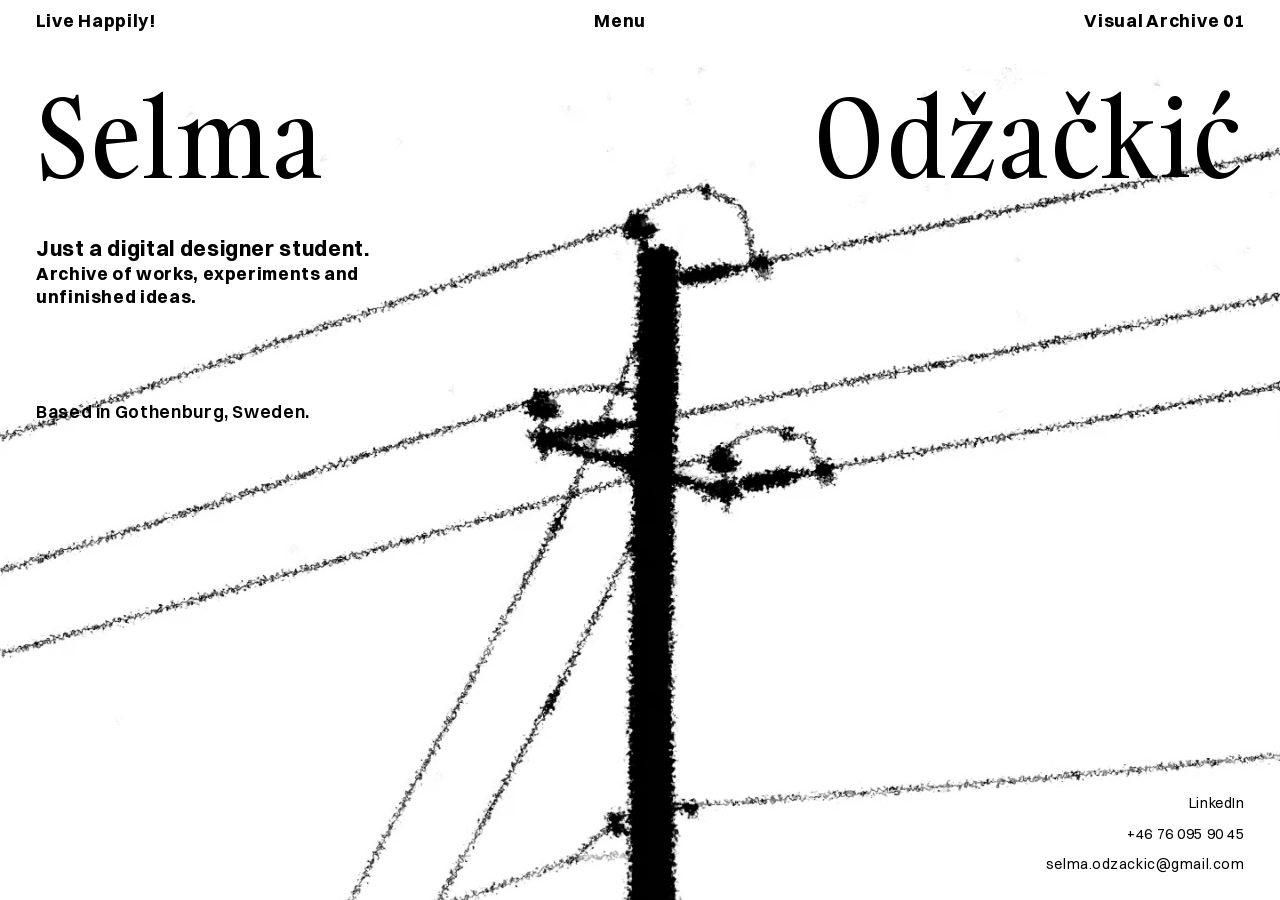
<file: index.html>
<!DOCTYPE html>
<html lang="en">
<head>
  <meta charset="UTF-8">
  <meta name="viewport" content="width=device-width, initial-scale=1">
  <title>Selma Odžačkić</title>
  <link rel="preload" href="fonts/Switzer-Bold.woff2" as="font" type="font/woff2" crossorigin>
  <link rel="preload" href="fonts/Gambarino-Regular.woff2" as="font" type="font/woff2" crossorigin>
  <link rel="stylesheet" href="css/style.css">
</head>
<body class="page-home">
  <a class="skip-link" href="#main">Skip to content</a>

  <!-- Menyrad (Figma: Menu bar). "Menu" öppnar navigationen som popover. -->
  <header class="site-header">
    <a class="site-header__item" href="index.html">Live Happily!</a>
    <button class="site-header__item" type="button" popovertarget="nav">Menu</button>
    <a class="site-header__item" href="works.html">Visual Archive 01</a>
  </header>

  <!-- Navigation (Figma: Navigation bar). Pricken markerar aktuell sida. -->
  <nav class="nav" id="nav" popover aria-label="Main">
    <ul class="nav__list">
      <li><a class="nav__link" href="index.html" aria-current="page">Home</a></li>
      <li><a class="nav__link" href="works.html">Visual Archive</a></li>
      <li><a class="nav__link" href="about.html">About</a></li>
      <li><a class="nav__link" href="contact.html">Contact</a></li>
    </ul>
  </nav>

  <main id="main" class="home">
    <img class="home__image" src="img/landing.jpg" alt="" width="1440" height="964">

    <div class="home__intro">
      <h1 class="home__name"><span>Selma</span> <span>Odžačkić</span></h1>
      <div class="home__about">
        <p class="home__lead">Just a digital designer student.</p>
        <p class="home__sub">Archive of works, experiments and unfinished ideas.</p>
        <p class="home__based">Based in Gothenburg, Sweden.</p>
      </div>
    </div>

    <address class="home__contact">
      <a href="https://www.linkedin.com/in/selma-odzackic-56b247269/" target="_blank" rel="noopener">LinkedIn</a>
      <a href="tel:+46760959045">+46 76 095 90 45</a>
      <a href="mailto:selma.odzackic@gmail.com">selma.odzackic@gmail.com</a>
    </address>
  </main>
</body>
</html>
</file>
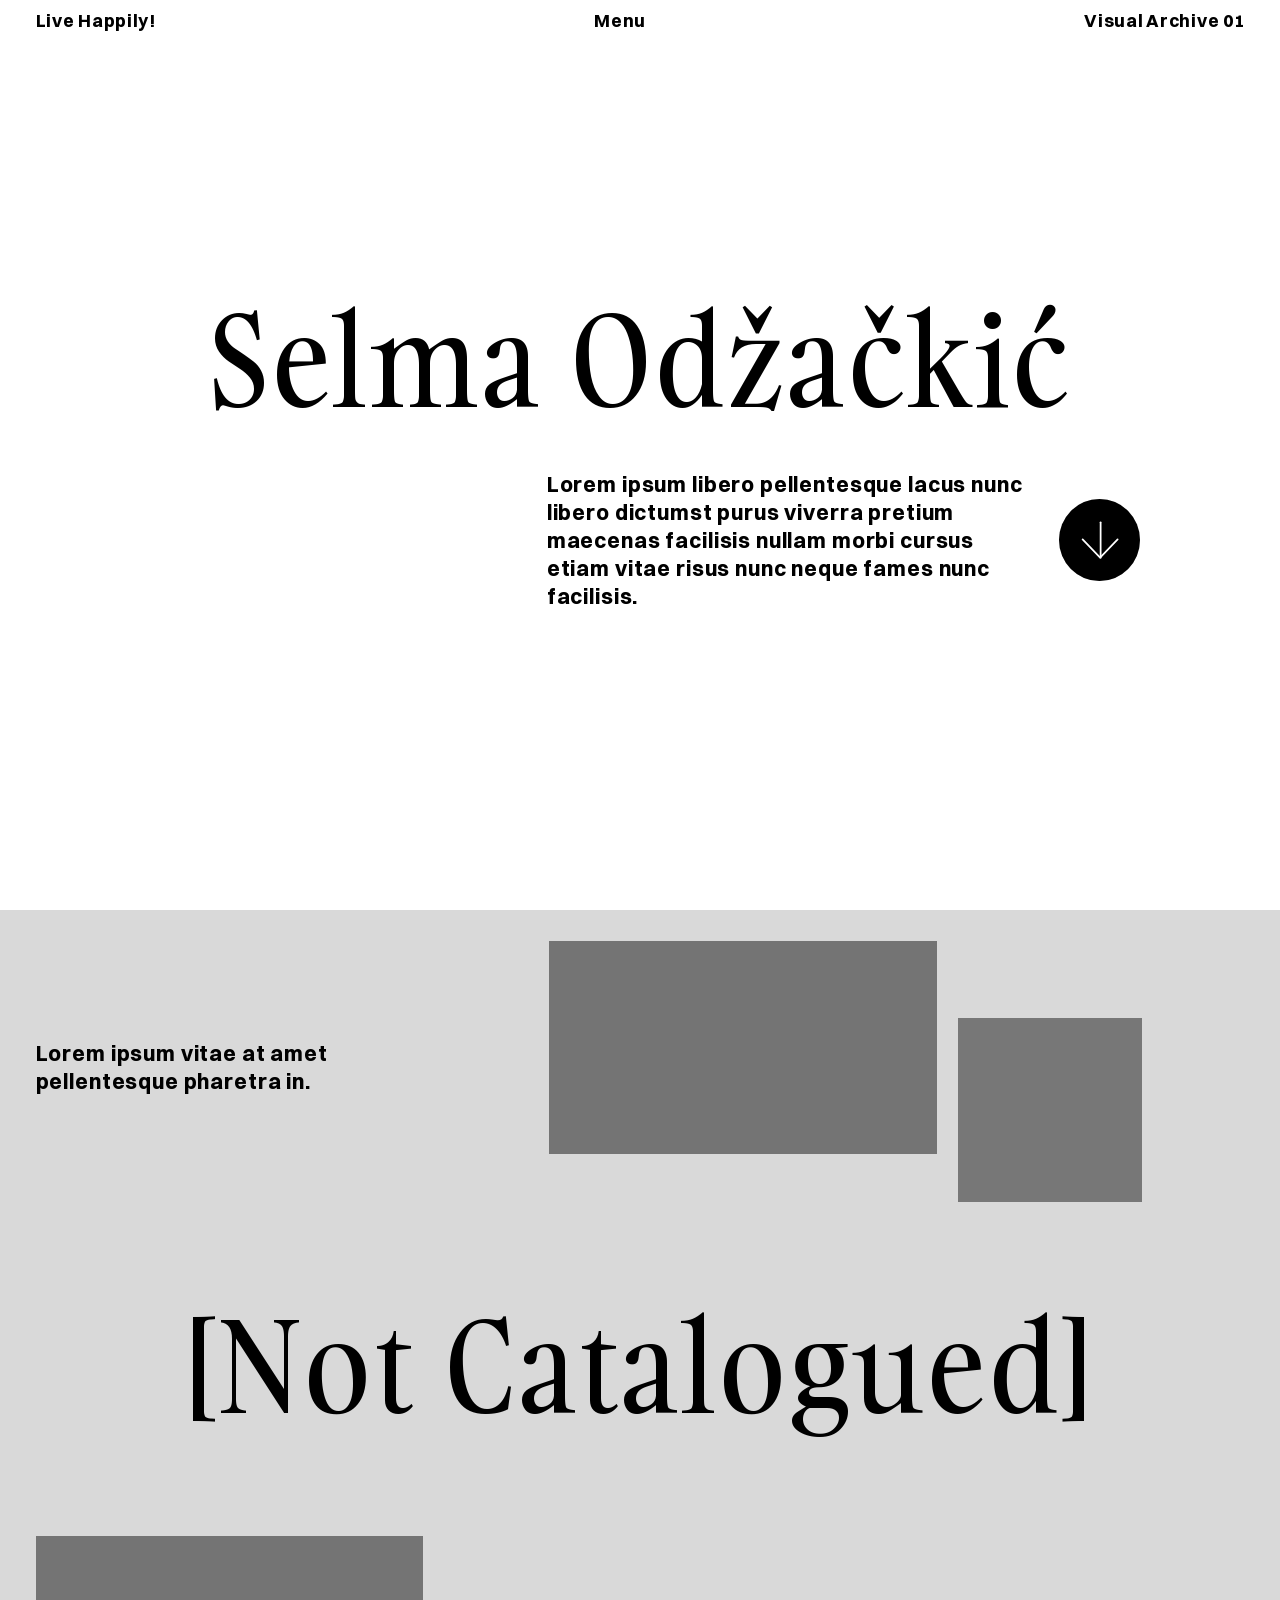
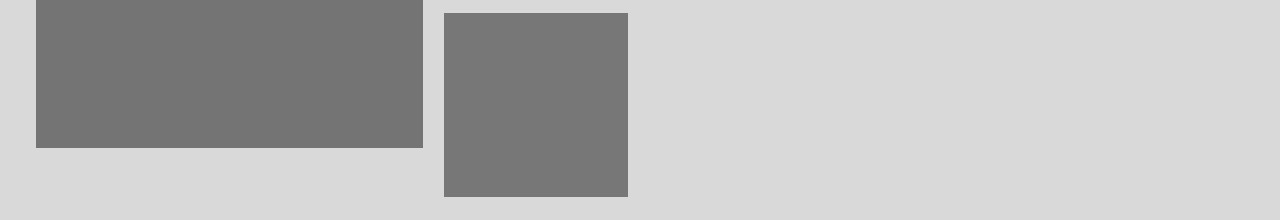
<file: about.html>
<!DOCTYPE html>
<html lang="en">
<head>
  <meta charset="UTF-8">
  <meta name="viewport" content="width=device-width, initial-scale=1">
  <title>About – Selma Odžačkić</title>
  <link rel="preload" href="fonts/Switzer-Bold.woff2" as="font" type="font/woff2" crossorigin>
  <link rel="preload" href="fonts/Gambarino-Regular.woff2" as="font" type="font/woff2" crossorigin>
  <link rel="stylesheet" href="css/style.css">
</head>
<body class="page-about">
  <a class="skip-link" href="#main">Skip to content</a>

  <!-- Menyrad (Figma: Menu bar). "Menu" öppnar navigationen som popover. -->
  <header class="site-header">
    <a class="site-header__item" href="index.html">Live Happily!</a>
    <button class="site-header__item" type="button" popovertarget="nav">Menu</button>
    <a class="site-header__item" href="works.html">Visual Archive 01</a>
  </header>

  <!-- Navigation (Figma: Navigation bar). Pricken markerar aktuell sida. -->
  <nav class="nav" id="nav" popover aria-label="Main">
    <ul class="nav__list">
      <li><a class="nav__link" href="index.html">Home</a></li>
      <li><a class="nav__link" href="works.html">Visual Archive</a></li>
      <li><a class="nav__link" href="about.html" aria-current="page">About</a></li>
      <li><a class="nav__link" href="contact.html">Contact</a></li>
    </ul>
  </nav>

  <main id="main" class="about">
    <section class="about__intro">
      <h1 class="display about__name">Selma Odžačkić</h1>
      <div class="about__lead">
        <p>Lorem ipsum libero pellentesque lacus nunc libero dictumst purus viverra pretium maecenas facilisis nullam morbi cursus etiam vitae risus nunc neque fames nunc facilisis.</p>
        <a class="about__down" href="#more">
          <img src="img/arrow-down.svg" alt="Scroll down" width="92" height="92">
        </a>
      </div>
    </section>

    <section class="about__more" id="more" aria-labelledby="not-catalogued">
      <div class="about__row">
        <p class="about__text">Lorem ipsum vitae at amet pellentesque pharetra in.</p>
        <div class="about__pair">
        <div class="placeholder about__image-lg"></div>
        <div class="placeholder about__image-sm"></div>
      </div>
      </div>
      <h2 class="display about__subtitle" id="not-catalogued">[Not Catalogued]</h2>
      <div class="about__row about__row--end">
        <div class="about__pair">
        <div class="placeholder about__image-lg"></div>
        <div class="placeholder about__image-sm"></div>
      </div>
      </div>
    </section>
  </main>
</body>
</html>
</file>
<file: css/style.css>
/* ==========================================================================
   Portfolio – gemensamma stilar
   Byggd från Figma-sidan "ready design" (desktop 1440 px).
   Alla mått anges i Figma-pixlar gånger --u, där --u är 1/1440 av
   fönsterbredden. Vid 1440 blir måtten exakt som i Figma, och i andra
   bredder skalar hela layouten proportionerligt (t.ex. 1,33 × vid 1920).
   Mobil (375) väntar på ny design i Figma.
   ========================================================================== */

/* --- Typsnitt (Fontshare, ITF Free Font License) ---------------------------- */
@font-face {
  font-family: "Switzer";
  src: url("../fonts/Switzer-Regular.woff2") format("woff2");
  font-weight: 400;
  font-style: normal;
  font-display: swap;
}
@font-face {
  font-family: "Switzer";
  src: url("../fonts/Switzer-Semibold.woff2") format("woff2");
  font-weight: 600;
  font-style: normal;
  font-display: swap;
}
@font-face {
  font-family: "Switzer";
  src: url("../fonts/Switzer-Bold.woff2") format("woff2");
  font-weight: 700;
  font-style: normal;
  font-display: swap;
}
@font-face {
  font-family: "Gambarino";
  src: url("../fonts/Gambarino-Regular.woff2") format("woff2");
  font-weight: 400;
  font-style: normal;
  font-display: swap;
}

/* --- Designvariabler -------------------------------------------------------- */
:root {
  --u: calc(100vw / 1440);              /* 1 Figma-pixel */

  /* Färger */
  --color-bg: #ffffff;                  /* background/primary */
  --color-text: #000000;
  --color-pressed: #626262;             /* Home, Property 1=pressed */
  --color-band: #d9d9d9;                /* About: grå sektion */
  --color-placeholder: #d9d9d9;
  --color-placeholder-dark: #747474;
  --color-placeholder-darker: #777777;
  --color-overlay: rgba(0, 0, 0, 0.62); /* Menu pressed */

  /* Typsnitt */
  --font-sans: "Switzer", "Helvetica Neue", Helvetica, Arial, sans-serif;
  --font-serif: "Gambarino", Georgia, "Times New Roman", serif;

  /* Textstilar från Figma: storlek och spärrning (4 % sans, 3 % serif) */
  --text-menu: calc(20 * var(--u));     /* Menu / text/menu */
  --text-body: calc(24 * var(--u));     /* text/body */
  --text-contact: calc(16 * var(--u));  /* text/contact */
  --text-heading: calc(120 * var(--u)); /* text/heading (startsidan) */
  --text-display: calc(140 * var(--u)); /* sidrubriker */
  --text-nav: calc(100 * var(--u));     /* text/navigation bar */
  --tracking-sans: 0.04em;
  --tracking-serif: 0.03em;

  --margin: calc(40 * var(--u));
}

/* --- Reset ------------------------------------------------------------------ */
*,
*::before,
*::after {
  box-sizing: border-box;
}

html {
  -webkit-text-size-adjust: 100%;
  text-size-adjust: 100%;
}

body,
h1,
h2,
p,
ul,
ol,
dl,
dd,
figure {
  margin: 0;
  padding: 0;
}

ul,
ol {
  list-style: none;
}

img {
  display: block;
  max-width: 100%;
}

a {
  color: inherit;
  text-decoration: none;
}

address {
  font-style: normal;
}

button {
  margin: 0;
  padding: 0;
  border: 0;
  background: none;
  color: inherit;
  font: inherit;
  letter-spacing: inherit;
  cursor: pointer;
}

/* --- Bas -------------------------------------------------------------------- */
body {
  position: relative;
  min-height: 100vh;
  background-color: var(--color-bg);
  color: var(--color-text);
  font-family: var(--font-sans);
  font-weight: 700;
  line-height: normal;                  /* Figma: "normal" i textlagren */
  -webkit-font-smoothing: antialiased;
  -moz-osx-font-smoothing: grayscale;
}

:focus-visible {
  outline: 2px solid var(--color-text);
  outline-offset: 4px;
}

.visually-hidden {
  position: absolute;
  width: 1px;
  height: 1px;
  overflow: hidden;
  clip-path: inset(50%);
  white-space: nowrap;
}

.skip-link {
  position: absolute;
  top: 0;
  left: var(--margin);
  z-index: 100;
  padding: 8px 12px;
  background: var(--color-text);
  color: var(--color-bg);
  transform: translateY(-120%);
}

.skip-link:focus {
  transform: translateY(0);
}

.placeholder {
  display: block;
  background-color: var(--color-placeholder);
}

/* Stor serifrubrik (Visual Archive, Selma Odžačkić, [Not Catalogued] …) */
.display {
  font-family: var(--font-serif);
  font-size: var(--text-display);
  font-weight: 400;
  letter-spacing: var(--tracking-serif);
  text-align: center;
  white-space: nowrap;
}

/* --- Menyrad (Figma: Menu bar) ---------------------------------------------- */
.site-header {
  position: relative;
  z-index: 2;
  display: flex;
  justify-content: space-between;
  align-items: flex-start;
  padding: calc(10 * var(--u)) var(--margin);
  font-size: var(--text-menu);
  font-weight: 700;
  letter-spacing: var(--tracking-sans);
  white-space: nowrap;
}

.site-header__item {
  line-height: normal;
  text-underline-offset: 0.2em;
  text-decoration-thickness: 1px;
}

.site-header__item:hover {
  text-decoration-line: underline;
}

/* --- Navigation (Figma: Menu pressed / Navigation bar) -----------------------
   Popover i nedre högra hörnet. Bakgrunden tonas med 62 % svart.
   Esc, klick utanför eller "Menu" igen stänger den. */
.nav {
  inset: auto 0 0 auto;
  width: calc(824 * var(--u));
  height: calc(776 * var(--u));
  max-height: 100dvh;
  margin: 0;
  padding: 0 0 0 calc(10 * var(--u));
  border: 0;
  border-radius: calc(6 * var(--u));
  overflow: auto;
  background: var(--color-bg);
  color: var(--color-text);
}

.nav:popover-open {
  display: flex;
  flex-direction: column;
  justify-content: center;
}

.nav::backdrop {
  background: var(--color-overlay);
}

.nav__list {
  display: flex;
  flex-direction: column;
  gap: calc(30 * var(--u));
}

.nav__link {
  display: flex;
  justify-content: space-between;
  align-items: center;
  padding-right: var(--margin);
  font-family: var(--font-serif);
  font-size: var(--text-nav);
  font-weight: 400;
  letter-spacing: var(--tracking-serif);
  white-space: nowrap;
}

.nav__link:hover,
.nav__link:active {
  color: var(--color-pressed);
}

/* Pricken (Figma: Ellipse 1) visar vilken sida man är på */
.nav__link[aria-current="page"]::after {
  content: "";
  flex-shrink: 0;
  width: calc(33 * var(--u));
  height: calc(32 * var(--u));
  background: url("../img/dot.svg") center / contain no-repeat;
}

/* --- Startsida (Figma: Landing Page) ---------------------------------------- */
/* Sidan fyller fönstret. Bilden klipps i nederkant, som i Figma-framen. */
.home {
  position: relative;
  min-height: calc(100dvh - 46 * var(--u));
  overflow: clip;
}

.home__image {
  position: absolute;
  top: calc(23 * var(--u));             /* 69 från sidans topp − menyraden 46 */
  left: 0;
  width: 100%;
  height: auto;
  pointer-events: none;
}

.home__intro {
  position: relative;
  z-index: 1;
  padding: calc(19 * var(--u)) calc(40.5 * var(--u)) calc(120 * var(--u));
}

.home__name {
  display: flex;
  justify-content: space-between;
  font-family: var(--font-serif);
  font-size: var(--text-heading);
  font-weight: 400;
  letter-spacing: var(--tracking-serif);
  white-space: nowrap;
}

.home__about {
  width: calc(437 * var(--u));
  margin-top: calc(20 * var(--u));
  letter-spacing: var(--tracking-sans);
}

.home__lead {
  font-size: var(--text-body);
}

.home__sub {
  font-size: var(--text-menu);
}

.home__based {
  margin-top: calc(103 * var(--u));
  font-size: var(--text-menu);
  font-weight: 600;
}

.home__contact {
  position: absolute;
  z-index: 1;
  right: var(--margin);
  bottom: calc(29 * var(--u));
  display: flex;
  flex-direction: column;
  align-items: flex-end;
  gap: calc(13 * var(--u));
  font-size: var(--text-contact);
  font-weight: 400;
  letter-spacing: var(--tracking-sans);
  text-align: right;
}

/* --- Visual Archive (Figma: Works) -------------------------------------------
   Fyra verk i sicksack, 668 × 412. Avstånden mellan verken följer Figma. */
.archive {
  padding: 0 var(--margin) calc(310 * var(--u));
}

.archive__title {
  margin-top: calc(362 * var(--u));
}

.archive__item {
  display: flex;
  flex-direction: column;
  gap: calc(10 * var(--u));
  width: calc(668 * var(--u));
}

.archive__item:nth-child(1) { margin-top: calc(216 * var(--u)); }
.archive__item:nth-child(2) { margin-top: calc(88 * var(--u)); }
.archive__item:nth-child(3) { margin-top: calc(75 * var(--u)); }
.archive__item:nth-child(4) { margin-top: calc(77 * var(--u)); }

.archive__item:nth-child(even) {
  margin-left: auto;
  text-align: right;
}

.archive__label {
  font-family: var(--font-serif);
  font-size: var(--text-contact);
  font-weight: 400;
  letter-spacing: var(--tracking-serif);
}

.archive__image {
  width: 100%;
  height: calc(412 * var(--u));
}

/* --- About (Figma: About) ------------------------------------------------------
   Vit introduktion (1024 hög inklusive menyraden) och en grå sektion under. */
.about__intro {
  min-height: calc(978 * var(--u));     /* 1024 − menyraden 46 */
  padding-top: calc(255 * var(--u));
}

.about__lead {
  display: flex;
  justify-content: flex-end;
  align-items: center;
  gap: calc(24 * var(--u));
  margin-top: calc(20 * var(--u));
  padding-right: calc(157 * var(--u));
  font-size: var(--text-body);
  letter-spacing: var(--tracking-sans);
}

.about__lead p {
  width: calc(552 * var(--u));
}

.about__down {
  flex-shrink: 0;
  border-radius: 50%;
}

.about__down img {
  width: calc(92 * var(--u));
  height: calc(92 * var(--u));
}

.about__more {
  min-height: calc(1024 * var(--u));
  padding: calc(25 * var(--u)) 0;
  background-color: var(--color-band);
}

.about__row {
  display: flex;
  align-items: center;
  gap: calc(130 * var(--u));
  padding: 0 var(--margin);
}

.about__row--end {
  align-items: flex-end;
  margin-top: calc(78 * var(--u));      /* 68 + 10 (rubrikens luft) */
  padding-left: calc(30 * var(--u));
}

.about__text {
  flex-shrink: 0;
  width: calc(438 * var(--u));
  font-size: var(--text-body);
  letter-spacing: var(--tracking-sans);
}

.about__pair {
  display: flex;
  align-items: flex-end;
  gap: calc(14 * var(--u));
}

.about__image-lg {
  width: calc(436 * var(--u));
  height: calc(239 * var(--u));
  margin: calc(10 * var(--u)) calc(10 * var(--u)) calc(55 * var(--u));
  background-color: var(--color-placeholder-dark);
}

.about__image-sm {
  width: calc(207 * var(--u));
  height: calc(207 * var(--u));
  background-color: var(--color-placeholder-darker);
}

.about__subtitle {
  margin-top: calc(79 * var(--u));      /* 69 + 10 (rubrikens luft) */
}

/* --- Contact (Figma: Contact) ------------------------------------------------ */
.contact {
  padding-bottom: calc(41 * var(--u));
}

.contact__title {
  width: calc(979 * var(--u));
  margin: calc(257 * var(--u)) auto 0;
  white-space: normal;
}

.contact__list {
  display: grid;
  grid-template-columns: calc(116 * var(--u)) auto;
  row-gap: calc(20 * var(--u));
  width: max-content;
  margin: calc(159 * var(--u)) 0 0 calc(1078 * var(--u));
  font-size: var(--text-contact);
  font-weight: 400;
  letter-spacing: var(--tracking-sans);
  white-space: nowrap;
}

/* Länkar i löptext: understrykning vid hover */
.home__contact a:hover,
.contact__list a:hover {
  text-decoration-line: underline;
  text-underline-offset: 0.2em;
}
</file>
